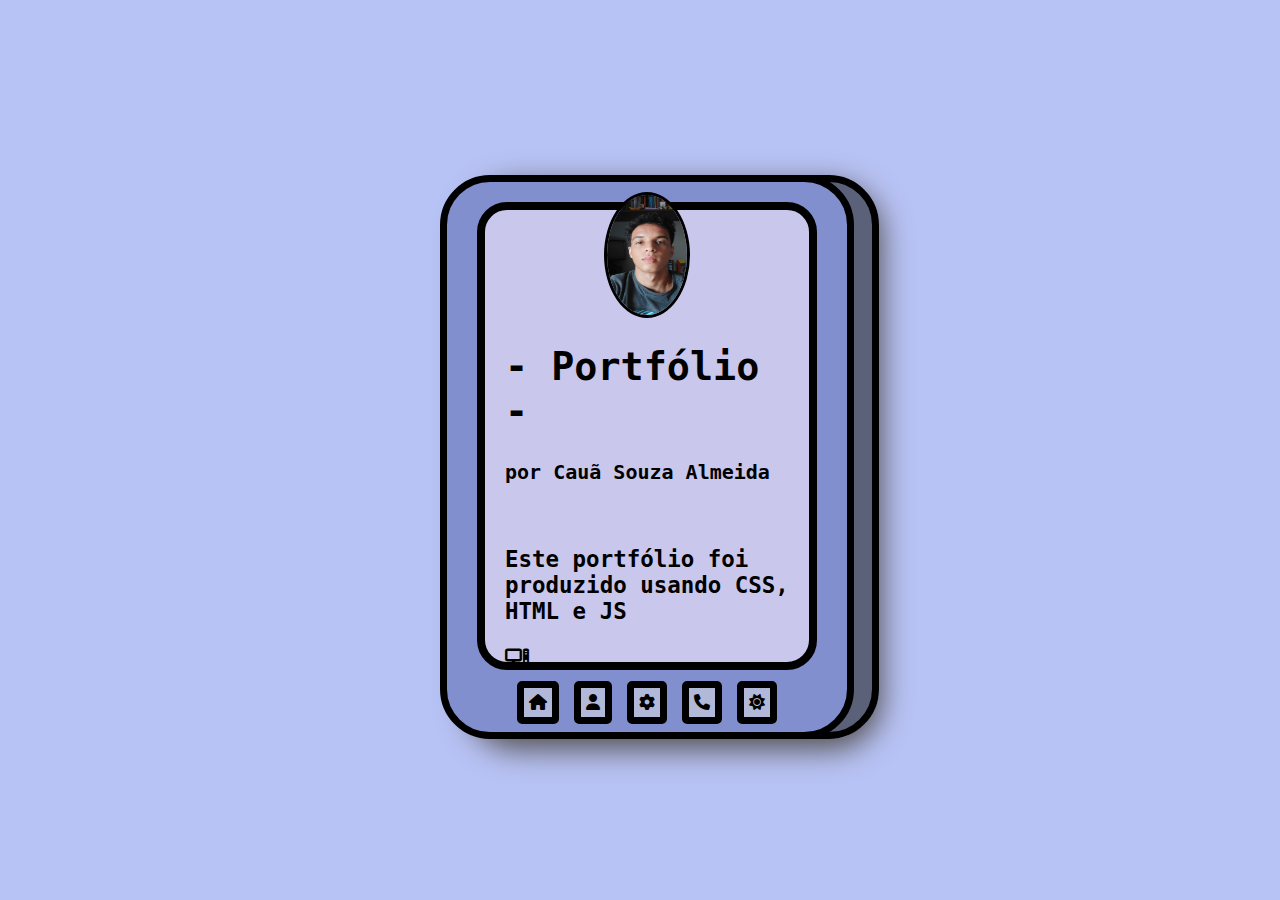
<file: index.html>
<!DOCTYPE html>
<html lang="pt-BR">
<head>
    <meta charset="UTF-8">
    <meta name="viewport" content="width=device-width, initial-scale=1.0">
    <title>Meu Portfólio</title>
    <link rel="stylesheet" href="assets/css/style.css">
    <link rel="stylesheet" type="text/css" href="fontawesome-free-6.7.2-web/css/all.min.css">
</head>
<body>
    <div class="container">
        <div class="lado"></div>
        <div class="conteudo">
            <div class="tela">
                <div class="titulo">
                    <img src="assets/img/foto-perfil.jpeg" alt="Minha Foto" class="perfil-img">
                    <h1>- Portfólio -</h1>
                    <h2>por Cauã Souza Almeida</h2><br>
                    <h3>Este portfólio foi produzido usando CSS, HTML e JS</h3>
                    <i class="fa-solid fa-computer"></i>
                </div>
            </div>

            <div class="botoes">
                <ul>
                    <li><a href="#" data-page="home"><i class="fa-solid fa-house"></i></a></li>
                    <li><a href="#" data-page="sobre"><i class="fa-solid fa-user"></i></a></li>
                    <li><a href="#" data-page="projeto"><i class="fa-solid fa-gear"></i></a></li>
                    <li><a href="#" data-page="contato"><i class="fa-solid fa-phone"></i></a></li>
                    <li><a href="#" id="modo-escuro"><i class="fa-solid fa-sun"></i></a></li>
                </ul>
            </div>
        </div>
    </div>

    <script src="assets/js/script.js"></script>
</body>
</html>
</file>
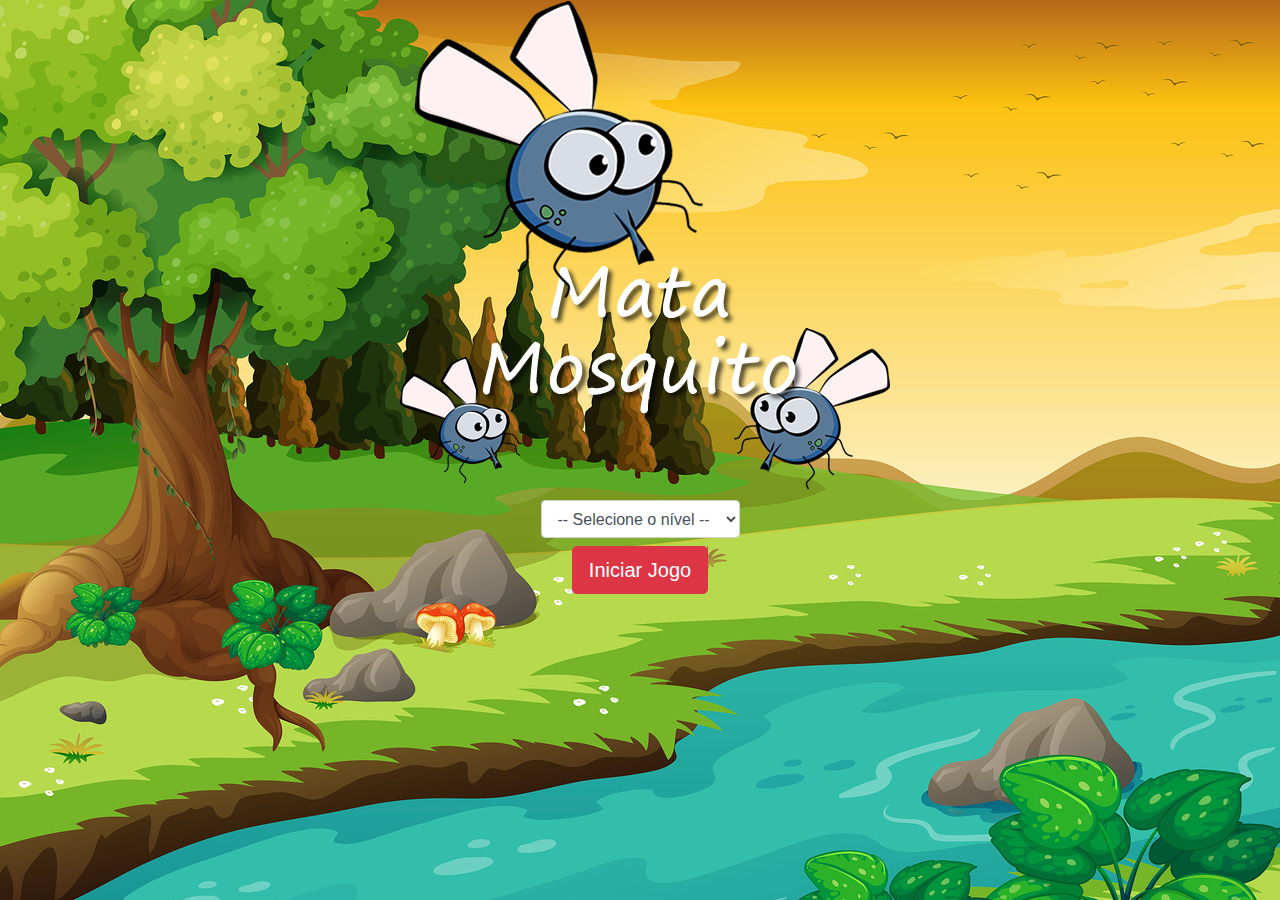
<file: minijogo-matamosquito/index.html>
<!DOCTYPE html>
<html>
    <head>
        <title></title>
        <meta charset="UTF-8">
        <link rel="stylesheet" href="https://cdn.jsdelivr.net/npm/bootstrap@4.4.1/dist/css/bootstrap.min.css" integrity="sha384-Vkoo8x4CGsO3+Hhxv8T/Q5PaXtkKtu6ug5TOeNV6gBiFeWPGFN9MuhOf23Q9Ifjh" crossorigin="anonymous">

        <link rel="stylesheet" href="estilo.css">

        <script>
            function iniciarJogo(){
                var nivel = document.getElementById('nivel').value

                if(nivel === ''){
                    alert('Selecione um nível para iniciar o jogo')
                    return false
                }

                window.location.href = "app.html?" + nivel

            }
        </script>
    </head>
    <body>

        <div class="container">
            <div class="row">
                <div class="col">
                    <div class="d-flex justify-content-center">
                        <img src="imagens/game.png">
                    </div>
                </div>
            </div>

            <div class="row">
                <div class="col">
                    <div class="d-flex justify-content-center">
                        <div class="mb-2">
                            <select class="form-control" id="nivel">
                                <option value="">-- Selecione o nível --</option>
                                <option value="normal">Normal</option>
                                <option value="dificil">Difícil</option>
                                <option value="chucknorris">Chuck Norris</option>
                            </select>
                        </div>
                    </div>
                </div>
            </div>

            <div class="row">
                <div class="col">
                    <div class="d-flex justify-content-center">
                        <button type="button" class="btn btn-danger btn-lg" onclick="iniciarJogo()">Iniciar Jogo</button>
                    </div>
                </div>
            </div>
        </div>

    </body>
</html>
</file>
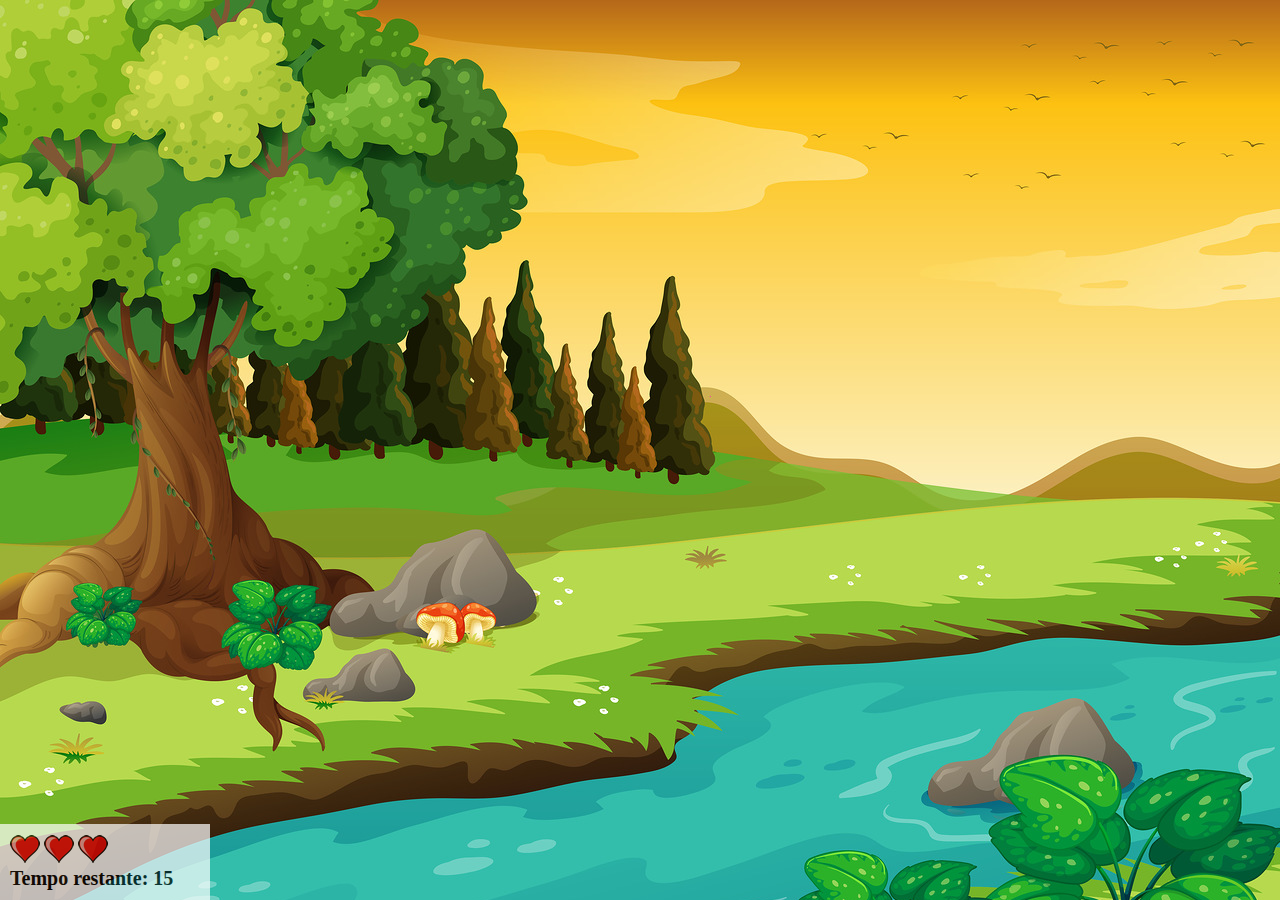
<file: minijogo-matamosquito/app.html>
<!DOCTYPE html>
<html>
    <head>
        <title></title>
        <meta charset="UTF-8">
        <link rel="stylesheet" href="estilo.css">
        <script src="jogo.js"></script>
    </head>
    <body onresize="ajustaTamanhoPalcoJogo()">

        <div class="painel">
            <div class="vidas">
                <img id="v1" src="imagens/coracao_cheio.png">
                <img id="v2" src="imagens/coracao_cheio.png">
                <img id="v3" src="imagens/coracao_cheio.png">
            </div>

            <div class="cronometro">Tempo restante: <span id="cronometro"></span></div>
        </div>
        
        <script>
            document.getElementById('cronometro').innerHTML = tempo

            var criaMosquito = setInterval(function() { 
                posicaoRandomica()
            }, criaMosquitoTempo)
        </script>

    </body>
</html>
</file>
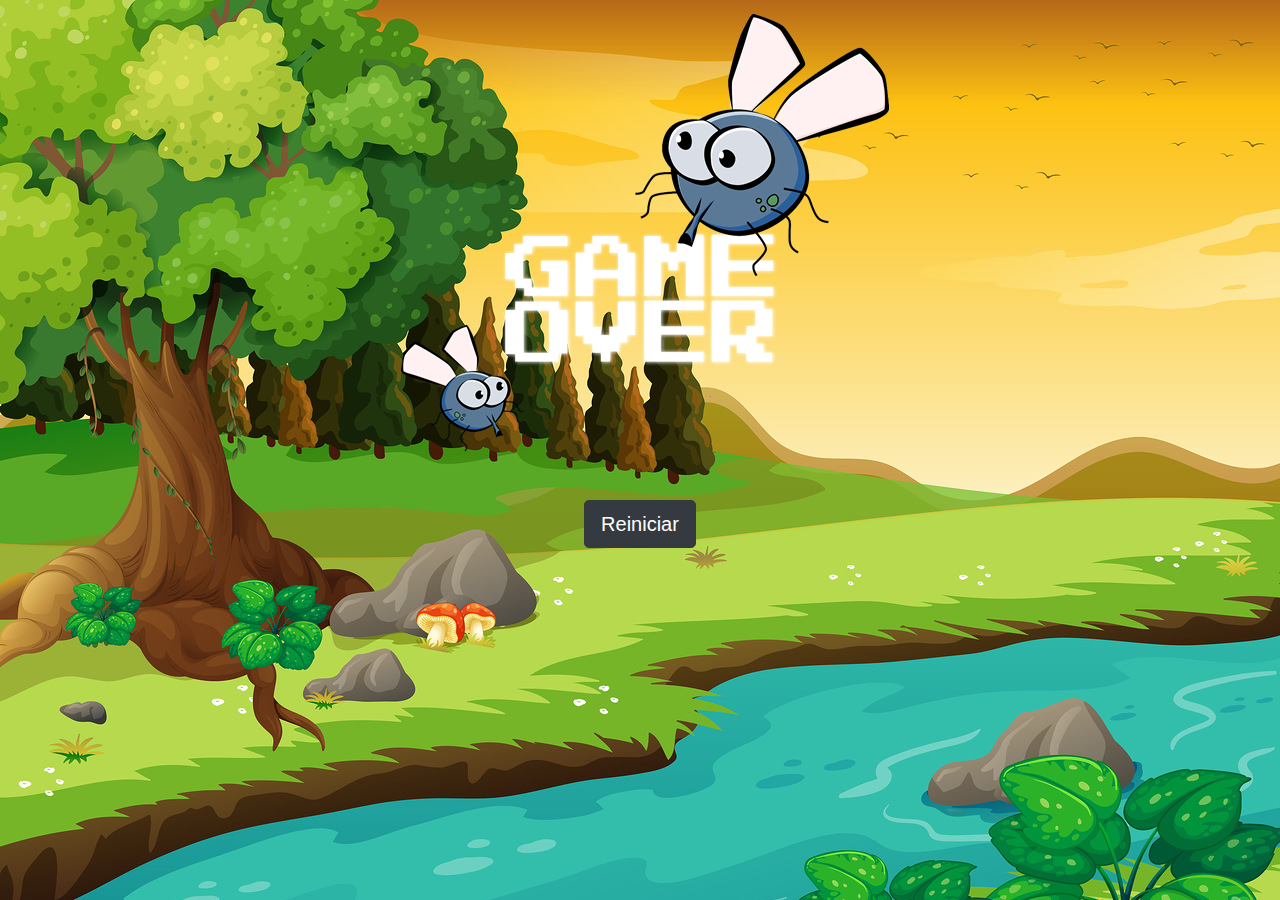
<file: minijogo-matamosquito/fim_de_jogo.html>
<!DOCTYPE html>
<html>
    <head>
        <title></title>
        <meta charset="UTF-8">
        <link rel="stylesheet" href="https://cdn.jsdelivr.net/npm/bootstrap@4.4.1/dist/css/bootstrap.min.css" integrity="sha384-Vkoo8x4CGsO3+Hhxv8T/Q5PaXtkKtu6ug5TOeNV6gBiFeWPGFN9MuhOf23Q9Ifjh" crossorigin="anonymous">

        <link rel="stylesheet" href="estilo.css">
    </head>
    <body>

        <div class="container">
            <div class="row">
                <div class="col">
                    <div class="d-flex justify-content-center">
                        <img src="imagens/game_over.png">
                    </div>
                </div>
            </div>

            <div class="row">
                <div class="col">
                    <div class="d-flex justify-content-center">
                        <button type="button" class="btn btn-dark btn-lg" onclick="window.location.href = 'index.html' ">Reiniciar</button>
                    </div>
                </div>
            </div>
        </div>

    </body>
</html>
</file>
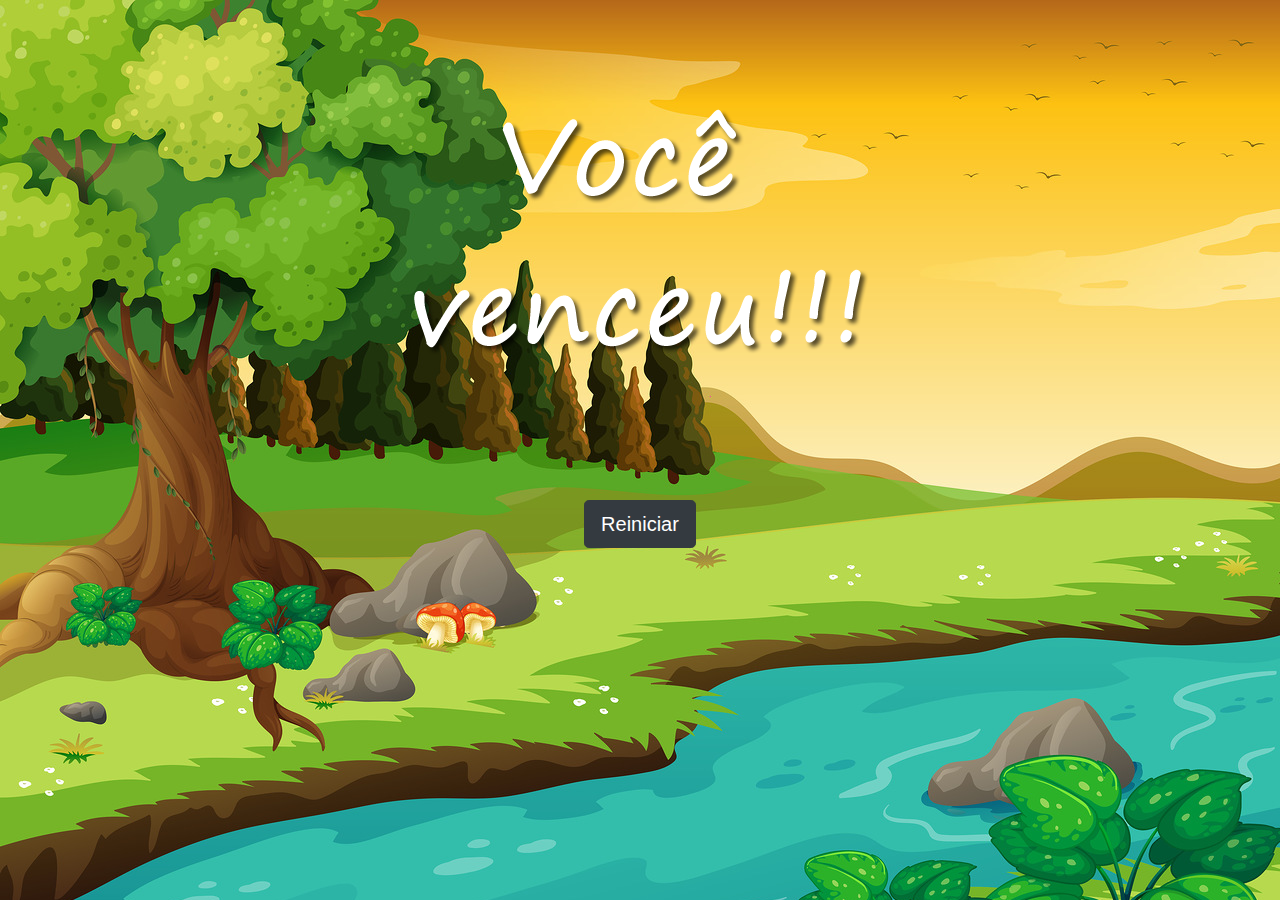
<file: minijogo-matamosquito/vitoria.html>
<!DOCTYPE html>
<html>
    <head>
        <title></title>
        <meta charset="UTF-8">
        <link rel="stylesheet" href="https://cdn.jsdelivr.net/npm/bootstrap@4.4.1/dist/css/bootstrap.min.css" integrity="sha384-Vkoo8x4CGsO3+Hhxv8T/Q5PaXtkKtu6ug5TOeNV6gBiFeWPGFN9MuhOf23Q9Ifjh" crossorigin="anonymous">

        <link rel="stylesheet" href="estilo.css">
    </head>
    <body>

        <div class="container">
            <div class="row">
                <div class="col">
                    <div class="d-flex justify-content-center">
                        <img src="imagens/vitoria.png">
                    </div>
                </div>
            </div>

            <div class="row">
                <div class="col">
                    <div class="d-flex justify-content-center">
                        <button type="button" class="btn btn-dark btn-lg" onclick="window.location.href = 'index.html' ">Reiniciar</button>
                    </div>
                </div>
            </div>
        </div>

    </body>
</html>
</file>
<file: assets/css/style.css>
body {
    font-family: 'Terminal', monospace;
    margin: 0;
    padding: 0;
    background-color: #b8c3f5;
    color: #fff;
    display: flex; 
    justify-content: center; 
    align-items: center; 
    min-height: 100vh; 
}

h2{
    font-size: 20px;
}

a {
    text-decoration: none;
    color: #000000;
}

.perfil-img{
    width: 80px; /* Ajuste o tamanho conforme necessário */
    height: 120px;
    border-radius: 50%; /* Para deixar a imagem redonda */
    border: 3px solid black; /* Um contorno para destacar */
    display: block; /* Para alinhar corretamente */
    margin: 0 auto 15px; /* Centraliza a imagem */
}

.fade-out {
    opacity: 0;
    transition: opacity 0.3s ease-out;
}

.fade-in {
    opacity: 1;
    transition: opacity 0.3s ease-in;
}


.container {
    position: relative;
    width: 400px;
    height: 550px;
}

.conteudo {
    position: relative;
    width: 100%;
    height: 100%;
    background-color: #828fcf;
    z-index: 2; 
    border-radius: 50px;
    border: solid black 0.45em;
}

.contato{
    margin-left: 25px;
}

.lado {
    position: absolute;
    left: 25px; 
    width: 100%;
    height: 100%;
    background-color: rgba(0, 0, 0, 0.5); 
    z-index: 1; 
    border-radius: 50px; 
    border: solid black 0.45em;
    box-shadow: 2px 10px 30px rgb(82, 78, 78);
}

.tela {
    margin-left: 30px;
    margin-top: 20px;
    width: 85%; 
    height: 85%; 
    background-color: #cac7ec; 
    border-radius: 30px; 
    padding: 20px; 
    box-sizing: border-box; 
    display: flex;
    justify-content: center;
    align-items: center;
    color: #000; 
    font-size: 1.2em; 
    border: solid black 0.45em;
}

.titulo{
    margin-bottom: 60px;
    padding-top: 50px;
}

.botoes {
    position: absolute;
    bottom: 20px; 
    width: 100%;
    text-align: center;
}

.botoes ul {
    list-style: none;
    padding: 0;
    margin: 0;
    display: flex;
    justify-content: center;
    gap: 15px; 
}

.botoes ul li a {
    color: #000000;
    font-size: 1em;
    padding: 5px 5px;
    background-color: #b2b9d8;
    border-radius: 5px;
    transition: background-color 0.3s ease;
    border: solid black 0.45em;
}

.botoes ul li a:hover {
    background-color: #6a75b0;
}

.modo-escuro-btn {
    margin-top: 11px;
    margin-left: 30px;
    margin-right: 40px;
    background: #b2b9d8; 
    color: black;
    border: none;
    padding: 6px 6px;
    cursor: pointer;
    border-radius: 5px;
    font-size: 16px;
    transition: background 0.3s, color 0.3s;
    border: solid black 0.45em;
}

.dark-mode .modo-escuro-btn {
    background: #444; 
    color: white;
}

.modo-escuro-btn:hover {
    background: #bbb;
}

.dark-mode .modo-escuro-btn:hover {
    background: #666;
}

.dark-mode {
    background-color: #1a1a1a;
    color: #ffffff;
}

.dark-mode .conteudo {
    background-color: #333;
    color: #fff;
}

.dark-mode .tela {
    background-color: #555;
    color: #fff;
}

.dark-mode a {
    color: #ffffff;
}


.dark-mode .botoes ul li a {
    background-color: #666;
    color: #fff;
}

.dark-mode .botoes ul li a:hover {
    background-color: #888;
}
</file>
<file: minijogo-matamosquito/estilo.css>
html{
    cursor: url(imagens/mata_mosquito.png) 30 30, auto;
}

body{
    background-image: url(imagens/bg.jpg);
    background-repeat: no-repeat;
    background-size: 100%;
}

.mosquito1{
    width: 50px;
    height: 50px;
}

.mosquito2{
    width: 70px;
    height: 70px;
}

.mosquito3{
    width: 90px;
    height: 90px;
}

.ladoA{
    transform: scaleX(1);
}

.ladoB{
    transform: scaleX(-1);
}

.painel{
    position: absolute;
    width: 190px;
    padding: 10px;
    left: 0px;
    bottom: 0px;
    border-top: solid 1px #fff;
    background-color: #fff;
    opacity: 0.7;
}

.vidas{
    float: left;
}

.cronometro{
    float: left;
    font-size: 20px;
    font-weight: bold;
}
</file>
